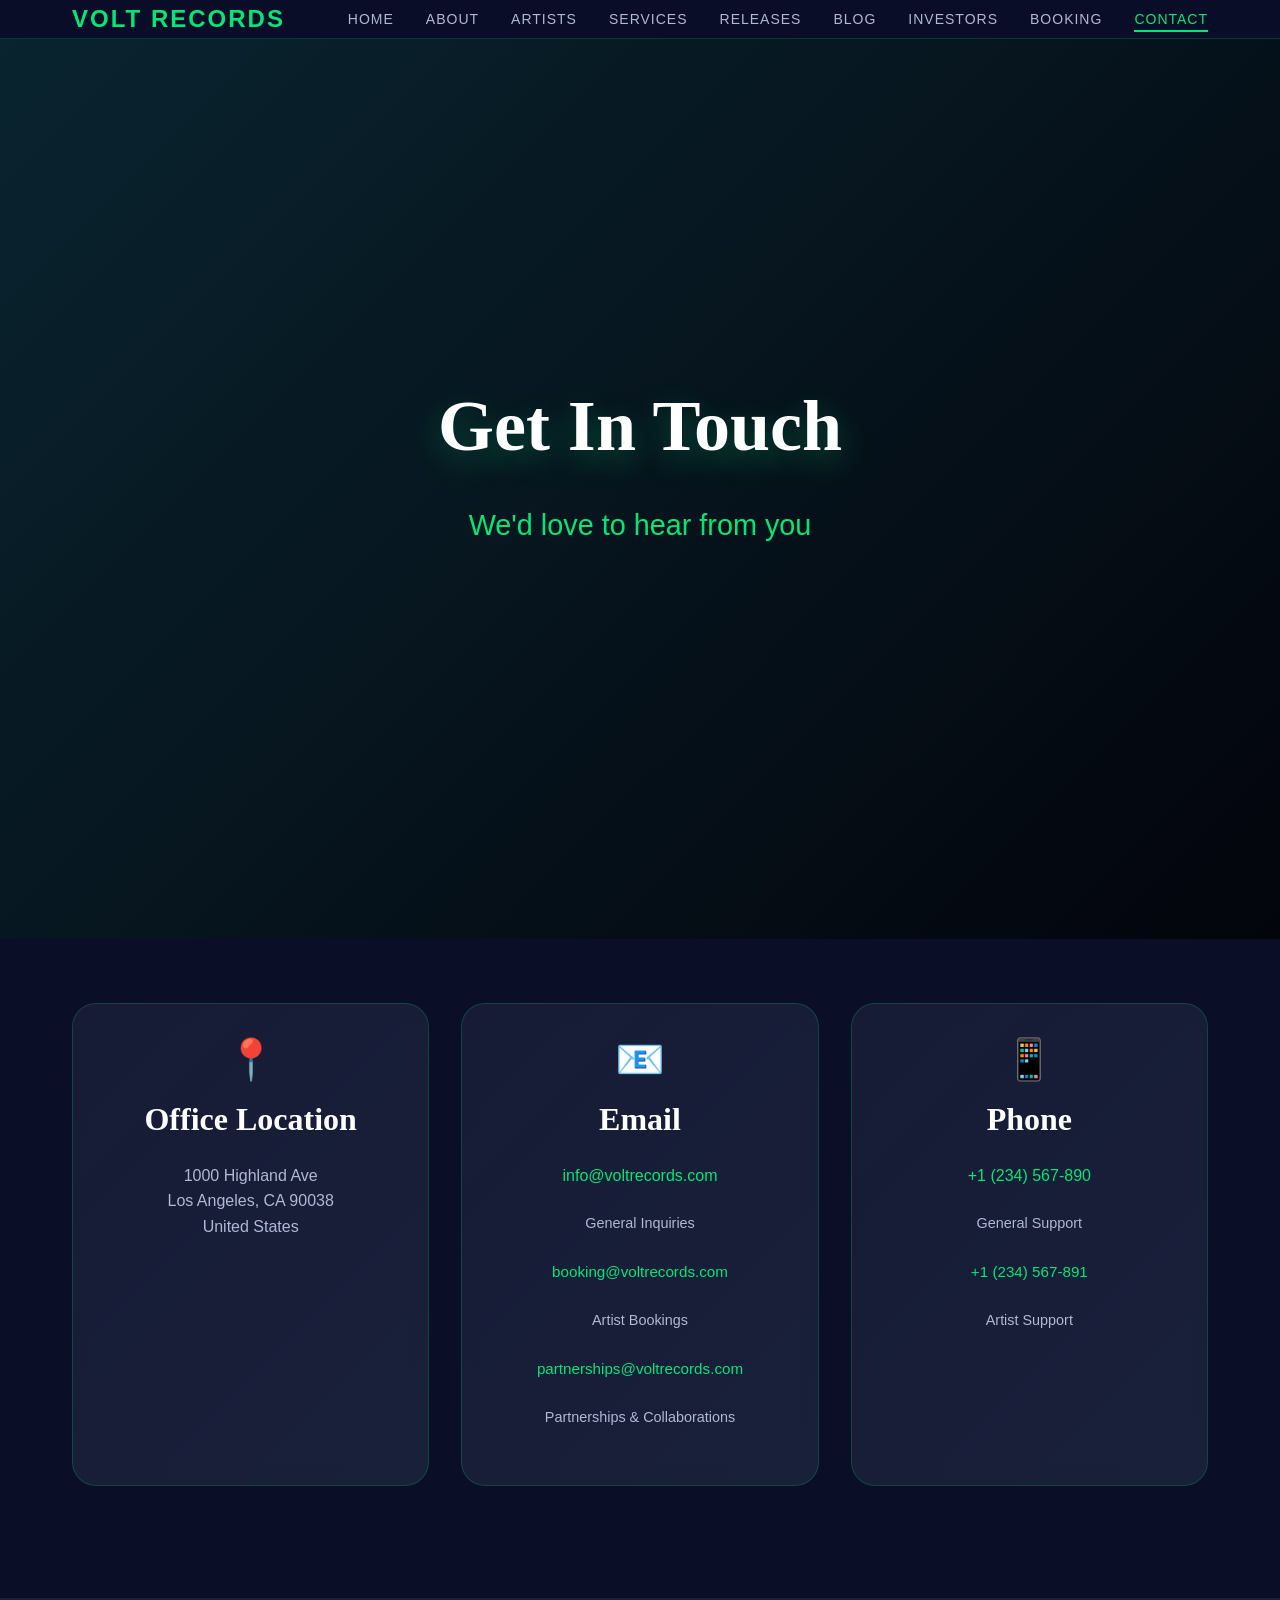
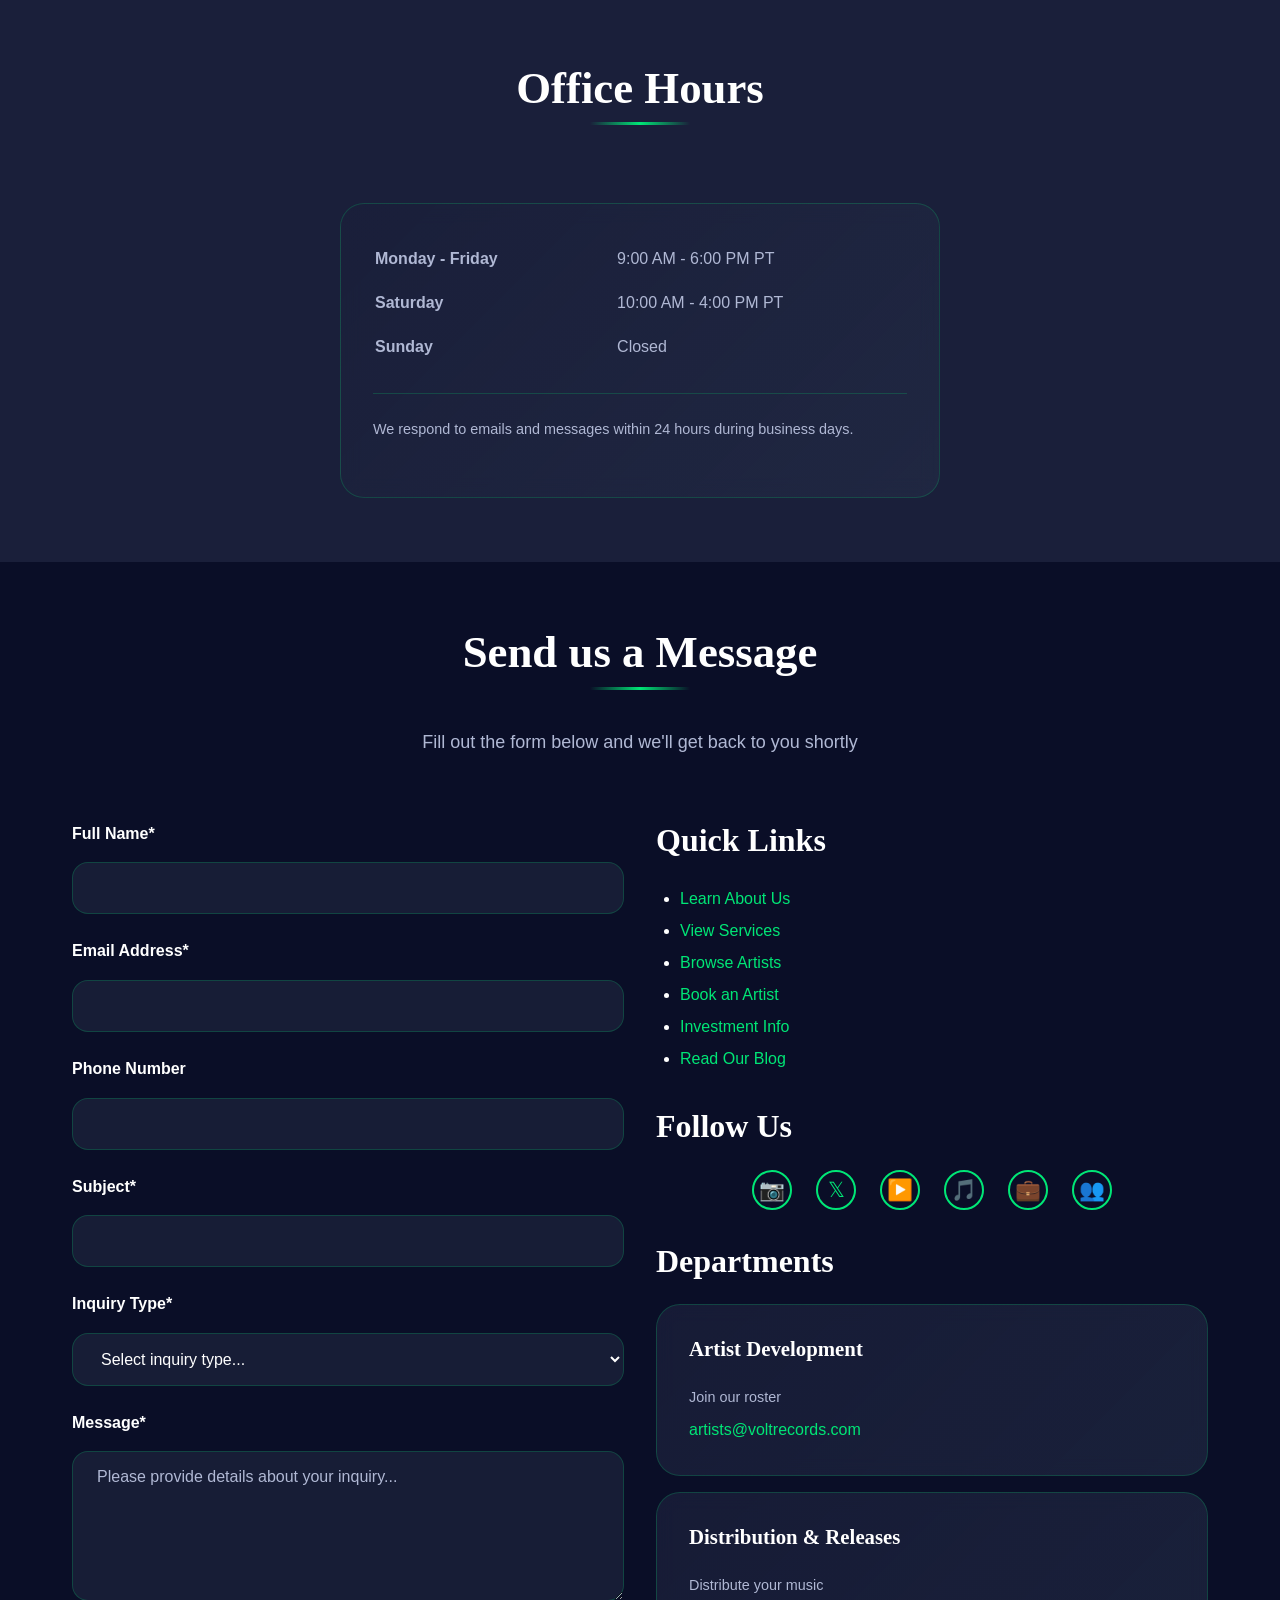
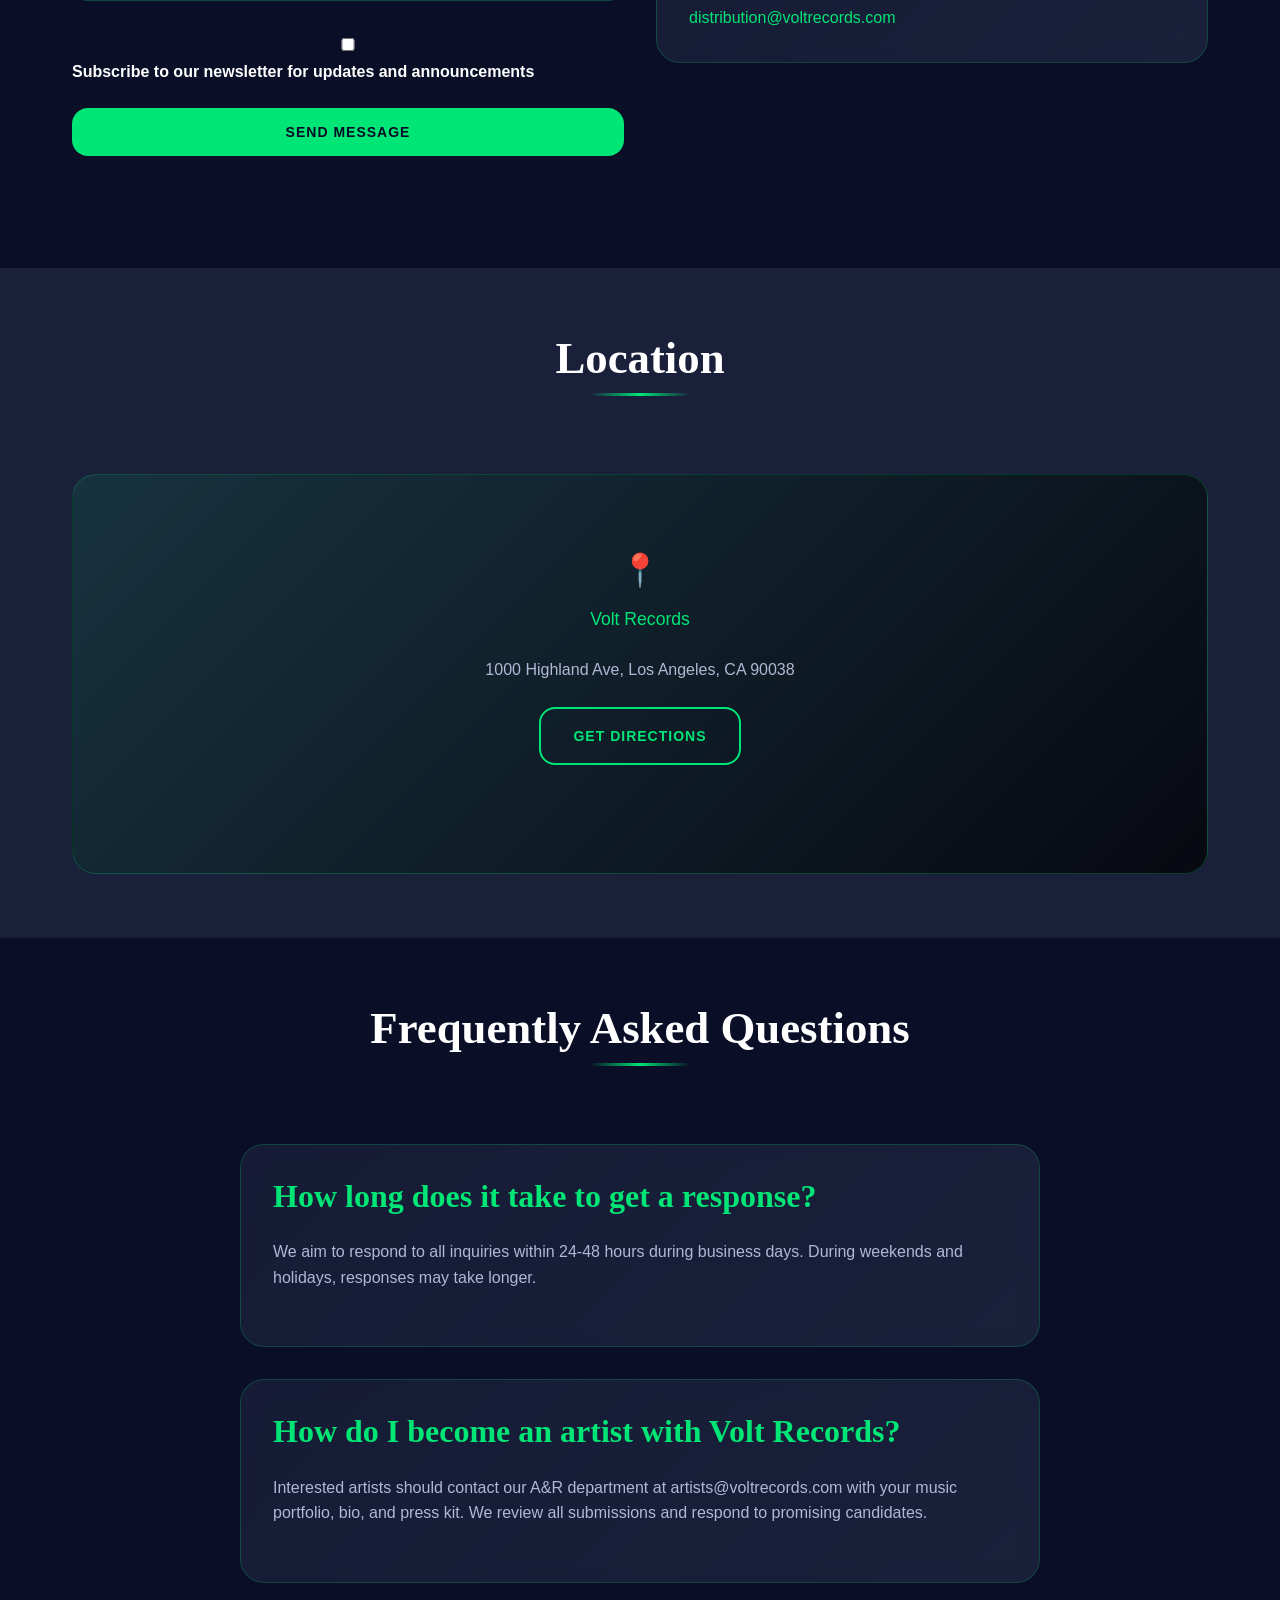
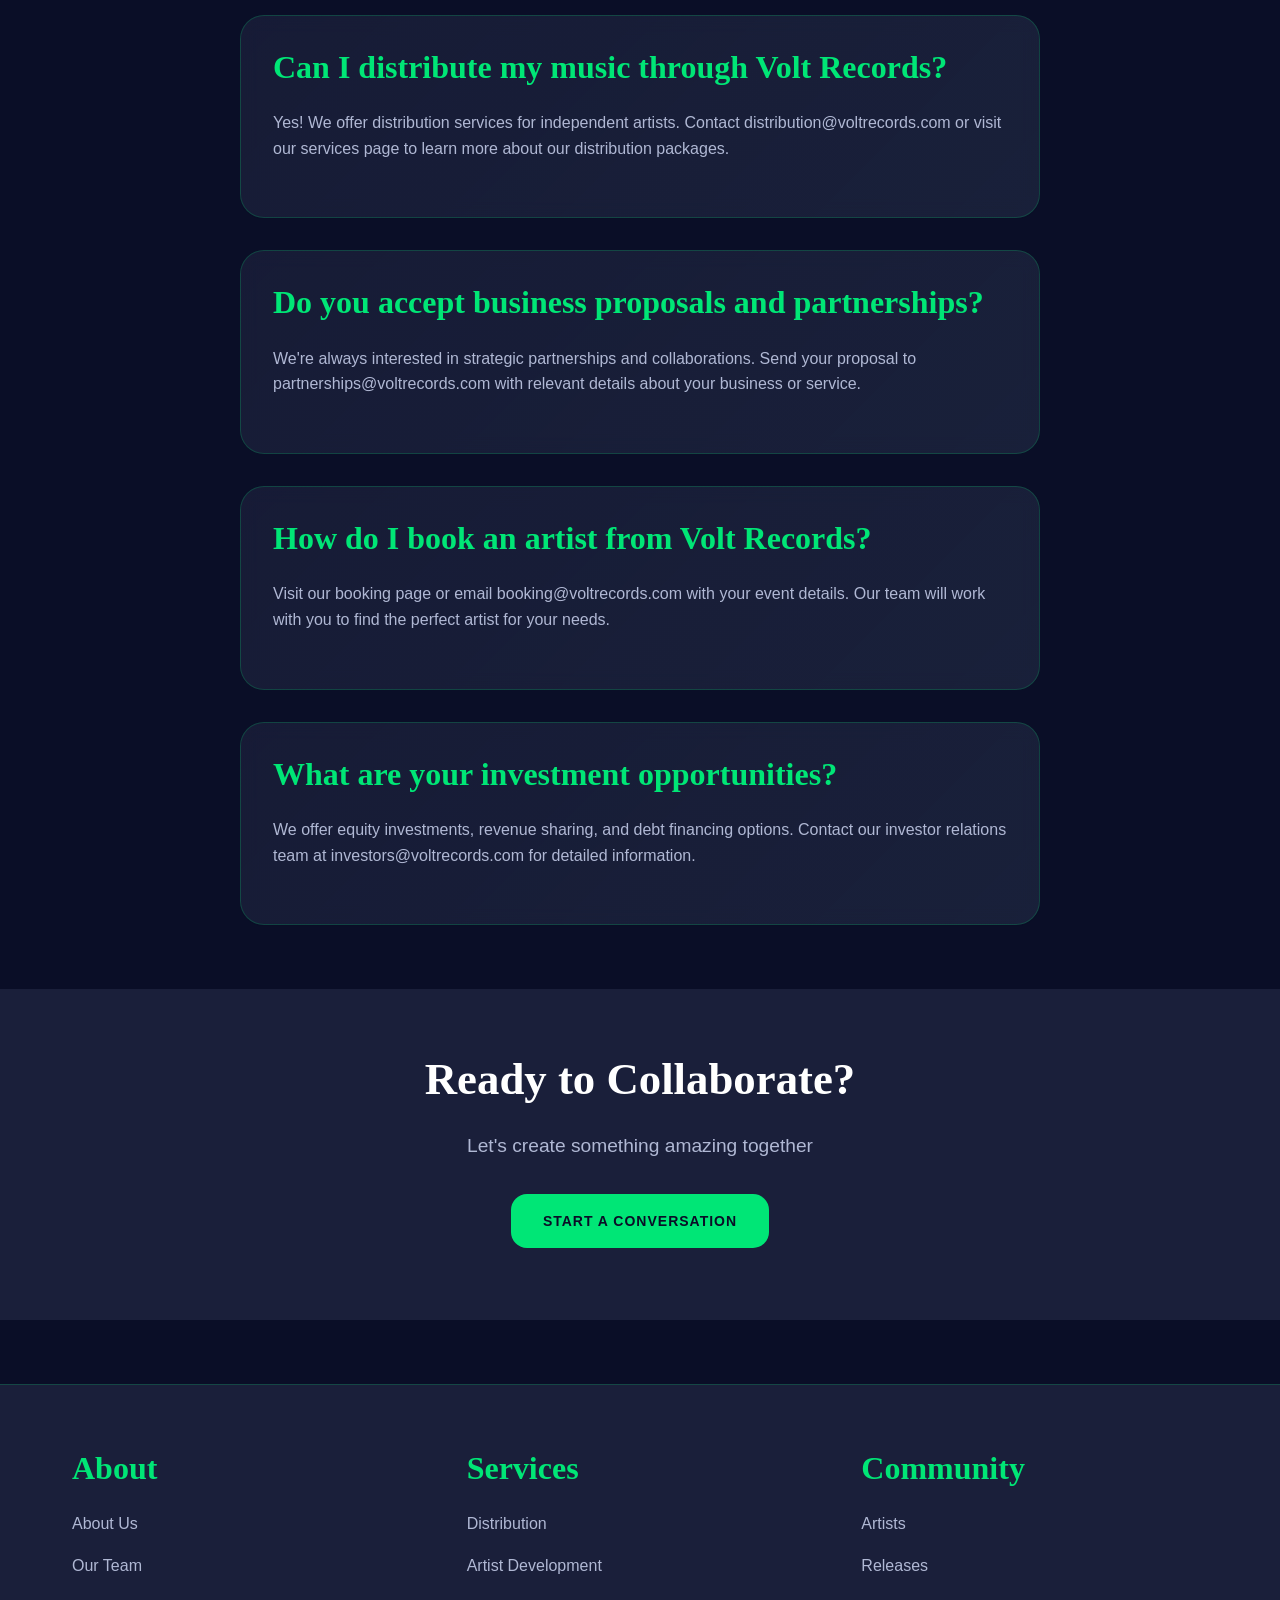
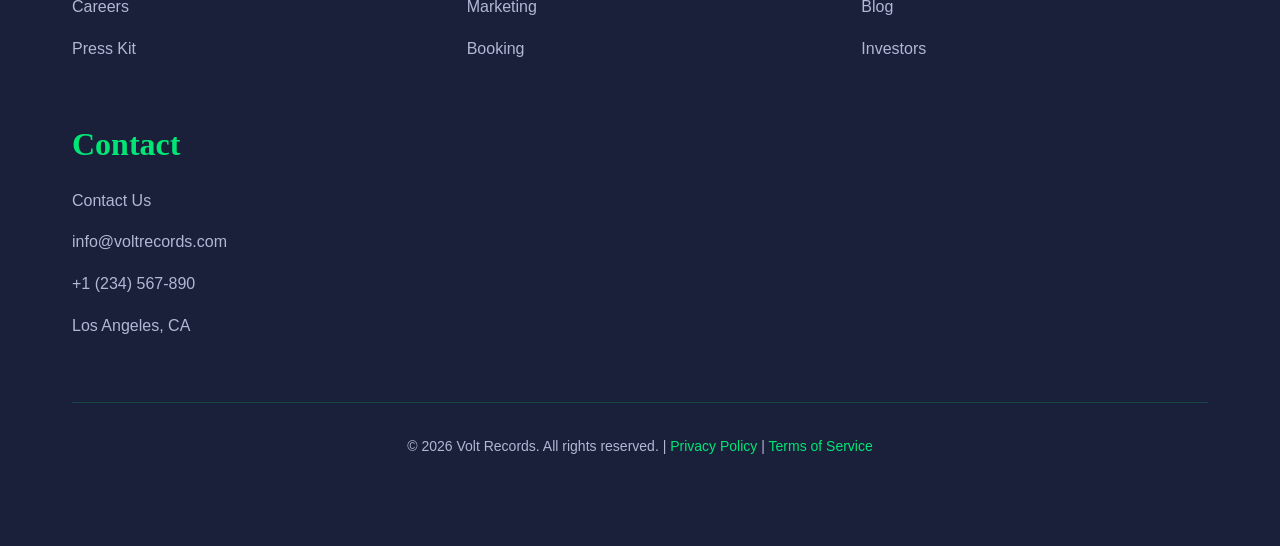
<file: contact.html>
<!DOCTYPE html>
<html lang="en">
<head>
  <meta charset="UTF-8">
  <meta name="viewport" content="width=device-width, initial-scale=1.0">
  <title>Contact - Volt Records</title>
  <meta name="description" content="Get in touch with Volt Records. Contact our team for inquiries.">
  <link rel="stylesheet" href="styles.css">
</head>
<body>

  <!-- Navigation Header -->
  <header>
    <nav class="container">
      <div class="logo">Volt Records</div>
      <ul class="nav-links">
        <li><a href="index.html">Home</a></li>
        <li><a href="about.html">About</a></li>
        <li><a href="artists.html">Artists</a></li>
        <li><a href="services.html">Services</a></li>
        <li><a href="releases.html">Releases</a></li>
        <li><a href="blog.html">Blog</a></li>
        <li><a href="investors.html">Investors</a></li>
        <li><a href="booking.html">Booking</a></li>
        <li><a href="contact.html">Contact</a></li>
      </ul>
      <button class="nav-toggle" aria-label="Toggle navigation">☰</button>
    </nav>
  </header>

  <!-- Hero Section -->
  <section class="hero">
    <div class="hero-bg"></div>
    <div class="container hero-content">
      <h1 class="scroll-animate">Get In Touch</h1>
      <p class="hero-subtitle scroll-animate">We'd love to hear from you</p>
    </div>
  </section>

  <!-- Contact Information -->
  <section>
    <div class="container">
      <div class="grid grid-3">
        <div class="card scroll-animate text-center">
          <h3 style="font-size: 2.5rem; margin-bottom: 1rem;">📍</h3>
          <h3>Office Location</h3>
          <p>1000 Highland Ave<br>Los Angeles, CA 90038<br>United States</p>
        </div>

        <div class="card scroll-animate text-center">
          <h3 style="font-size: 2.5rem; margin-bottom: 1rem;">📧</h3>
          <h3>Email</h3>
          <p><a href="mailto:info@voltrecords.com">info@voltrecords.com</a></p>
          <p style="font-size: 0.9rem; margin-top: 1rem; color: var(--text-secondary);">General Inquiries</p>
          <p style="margin-top: 0.5rem;"><a href="mailto:booking@voltrecords.com" style="font-size: 0.95rem;">booking@voltrecords.com</a></p>
          <p style="font-size: 0.9rem; color: var(--text-secondary);">Artist Bookings</p>
          <p style="margin-top: 0.5rem;"><a href="mailto:partnerships@voltrecords.com" style="font-size: 0.95rem;">partnerships@voltrecords.com</a></p>
          <p style="font-size: 0.9rem; color: var(--text-secondary);">Partnerships & Collaborations</p>
        </div>

        <div class="card scroll-animate text-center">
          <h3 style="font-size: 2.5rem; margin-bottom: 1rem;">📱</h3>
          <h3>Phone</h3>
          <p><a href="tel:+1234567890">+1 (234) 567-890</a></p>
          <p style="font-size: 0.9rem; margin-top: 1rem; color: var(--text-secondary);">General Support</p>
          <p style="margin-top: 1.5rem;"><a href="tel:+1234567891" style="font-size: 0.95rem;">+1 (234) 567-891</a></p>
          <p style="font-size: 0.9rem; color: var(--text-secondary);">Artist Support</p>
        </div>
      </div>
    </div>
  </section>

  <!-- Office Hours -->
  <section class="alt-bg">
    <div class="container">
      <div class="section-title">
        <h2>Office Hours</h2>
      </div>
      <div style="max-width: 600px; margin: 0 auto;">
        <div class="card scroll-animate">
          <table style="width: 100%; color: var(--text-secondary);">
            <tr>
              <td style="padding: 0.5rem 0; padding-right: 1rem;"><strong>Monday - Friday</strong></td>
              <td style="padding: 0.5rem 0;">9:00 AM - 6:00 PM PT</td>
            </tr>
            <tr>
              <td style="padding: 0.5rem 0; padding-right: 1rem;"><strong>Saturday</strong></td>
              <td style="padding: 0.5rem 0;">10:00 AM - 4:00 PM PT</td>
            </tr>
            <tr>
              <td style="padding: 0.5rem 0; padding-right: 1rem;"><strong>Sunday</strong></td>
              <td style="padding: 0.5rem 0;">Closed</td>
            </tr>
          </table>
          <p style="margin-top: 1.5rem; padding-top: 1.5rem; border-top: 1px solid var(--border-color); font-size: 0.9rem;">We respond to emails and messages within 24 hours during business days.</p>
        </div>
      </div>
    </div>
  </section>

  <!-- Contact Form -->
  <section>
    <div class="container">
      <div class="section-title">
        <h2>Send us a Message</h2>
        <p class="section-subtitle">Fill out the form below and we'll get back to you shortly</p>
      </div>

      <div class="grid grid-2 gap-2xl">
        <div class="scroll-animate">
          <form>
            <div class="form-group">
              <label for="name">Full Name*</label>
              <input type="text" id="name" name="name" required>
            </div>

            <div class="form-group">
              <label for="email">Email Address*</label>
              <input type="email" id="email" name="email" required>
            </div>

            <div class="form-group">
              <label for="phone">Phone Number</label>
              <input type="tel" id="phone" name="phone">
            </div>

            <div class="form-group">
              <label for="subject">Subject*</label>
              <input type="text" id="subject" name="subject" required>
            </div>

            <div class="form-group">
              <label for="inquiry-type">Inquiry Type*</label>
              <select id="inquiry-type" name="inquiry-type" required>
                <option value="">Select inquiry type...</option>
                <option value="artist-inquiry">Artist Inquiry</option>
                <option value="booking">Booking Request</option>
                <option value="investment">Investment Opportunity</option>
                <option value="partnership">Partnership Inquiry</option>
                <option value="media">Media/Press</option>
                <option value="support">Technical Support</option>
                <option value="other">Other</option>
              </select>
            </div>

            <div class="form-group">
              <label for="message">Message*</label>
              <textarea id="message" name="message" required placeholder="Please provide details about your inquiry..."></textarea>
            </div>

            <div class="form-group">
              <label for="subscribe">
                <input type="checkbox" id="subscribe" name="subscribe">
                Subscribe to our newsletter for updates and announcements
              </label>
            </div>

            <button type="submit" class="btn btn-primary" style="width: 100%;">Send Message</button>
          </form>
        </div>

        <div class="scroll-animate">
          <h3>Quick Links</h3>
          <ul style="margin-left: 1.5rem; margin-bottom: 2rem; line-height: 2;">
            <li><a href="about.html">Learn About Us</a></li>
            <li><a href="services.html">View Services</a></li>
            <li><a href="artists.html">Browse Artists</a></li>
            <li><a href="booking.html">Book an Artist</a></li>
            <li><a href="investors.html">Investment Info</a></li>
            <li><a href="blog.html">Read Our Blog</a></li>
          </ul>

          <h3>Follow Us</h3>
          <div class="social-links" style="margin-bottom: 2rem;">
            <a href="#" title="Instagram" style="font-size: 1.3rem;">📷</a>
            <a href="#" title="Twitter" style="font-size: 1.3rem;">𝕏</a>
            <a href="#" title="YouTube" style="font-size: 1.3rem;">▶️</a>
            <a href="#" title="TikTok" style="font-size: 1.3rem;">🎵</a>
            <a href="#" title="LinkedIn" style="font-size: 1.3rem;">💼</a>
            <a href="#" title="Facebook" style="font-size: 1.3rem;">👥</a>
          </div>

          <h3>Departments</h3>
          <div style="display: grid; gap: 1rem;">
            <div class="card">
              <h4>Artist Development</h4>
              <p style="font-size: 0.9rem; margin-bottom: 0.5rem;">Join our roster</p>
              <a href="mailto:artists@voltrecords.com">artists@voltrecords.com</a>
            </div>
            <div class="card">
              <h4>Distribution & Releases</h4>
              <p style="font-size: 0.9rem; margin-bottom: 0.5rem;">Distribute your music</p>
              <a href="mailto:distribution@voltrecords.com">distribution@voltrecords.com</a>
            </div>
          </div>
        </div>
      </div>
    </div>
  </section>

  <!-- Map Placeholder -->
  <section class="alt-bg">
    <div class="container">
      <div class="section-title">
        <h2>Location</h2>
      </div>
      <div style="border-radius: var(--radius-lg); overflow: hidden; border: 1px solid var(--border-color); height: 400px; background: linear-gradient(135deg, rgba(0, 230, 118, 0.1) 0%, rgba(0, 0, 0, 0.7) 100%); display: flex; align-items: center; justify-content: center;">
        <div style="text-align: center;">
          <h3 style="font-size: 2rem; margin-bottom: 1rem;">📍</h3>
          <p style="font-size: 1.1rem; color: var(--primary-color);">Volt Records</p>
          <p style="color: var(--text-secondary);">1000 Highland Ave, Los Angeles, CA 90038</p>
          <p style="margin-top: 1rem;"><a href="#" class="btn btn-secondary">Get Directions</a></p>
        </div>
      </div>
    </div>
  </section>

  <!-- FAQ -->
  <section>
    <div class="container">
      <div class="section-title">
        <h2>Frequently Asked Questions</h2>
      </div>
      <div style="max-width: 800px; margin: 0 auto;">
        <div class="card scroll-animate mb-3">
          <h3 style="color: var(--primary-color);">How long does it take to get a response?</h3>
          <p>We aim to respond to all inquiries within 24-48 hours during business days. During weekends and holidays, responses may take longer.</p>
        </div>

        <div class="card scroll-animate mb-3">
          <h3 style="color: var(--primary-color);">How do I become an artist with Volt Records?</h3>
          <p>Interested artists should contact our A&R department at artists@voltrecords.com with your music portfolio, bio, and press kit. We review all submissions and respond to promising candidates.</p>
        </div>

        <div class="card scroll-animate mb-3">
          <h3 style="color: var(--primary-color);">Can I distribute my music through Volt Records?</h3>
          <p>Yes! We offer distribution services for independent artists. Contact distribution@voltrecords.com or visit our services page to learn more about our distribution packages.</p>
        </div>

        <div class="card scroll-animate mb-3">
          <h3 style="color: var(--primary-color);">Do you accept business proposals and partnerships?</h3>
          <p>We're always interested in strategic partnerships and collaborations. Send your proposal to partnerships@voltrecords.com with relevant details about your business or service.</p>
        </div>

        <div class="card scroll-animate mb-3">
          <h3 style="color: var(--primary-color);">How do I book an artist from Volt Records?</h3>
          <p>Visit our booking page or email booking@voltrecords.com with your event details. Our team will work with you to find the perfect artist for your needs.</p>
        </div>

        <div class="card scroll-animate">
          <h3 style="color: var(--primary-color);">What are your investment opportunities?</h3>
          <p>We offer equity investments, revenue sharing, and debt financing options. Contact our investor relations team at investors@voltrecords.com for detailed information.</p>
        </div>
      </div>
    </div>
  </section>

  <!-- CTA -->
  <section class="alt-bg">
    <div class="container text-center">
      <div class="scroll-animate">
        <h2>Ready to Collaborate?</h2>
        <p style="font-size: 1.2rem; margin-bottom: 2rem;">Let's create something amazing together</p>
        <a href="#" class="btn btn-primary">Start a Conversation</a>
      </div>
    </div>
  </section>

  <!-- Footer -->
  <footer>
    <div class="container">
      <div class="footer-content">
        <div class="footer-section">
          <h3>About</h3>
          <ul>
            <li><a href="about.html">About Us</a></li>
            <li><a href="#team">Our Team</a></li>
            <li><a href="#careers">Careers</a></li>
            <li><a href="#press">Press Kit</a></li>
          </ul>
        </div>
        <div class="footer-section">
          <h3>Services</h3>
          <ul>
            <li><a href="services.html">Distribution</a></li>
            <li><a href="services.html">Artist Development</a></li>
            <li><a href="services.html">Marketing</a></li>
            <li><a href="booking.html">Booking</a></li>
          </ul>
        </div>
        <div class="footer-section">
          <h3>Community</h3>
          <ul>
            <li><a href="artists.html">Artists</a></li>
            <li><a href="releases.html">Releases</a></li>
            <li><a href="blog.html">Blog</a></li>
            <li><a href="investors.html">Investors</a></li>
          </ul>
        </div>
        <div class="footer-section">
          <h3>Contact</h3>
          <ul>
            <li><a href="contact.html">Contact Us</a></li>
            <li><a href="mailto:info@voltrecords.com">info@voltrecords.com</a></li>
            <li><a href="tel:+1234567890">+1 (234) 567-890</a></li>
            <li><p style="margin: 0.5rem 0;">Los Angeles, CA</p></li>
          </ul>
        </div>
      </div>
      <div class="footer-bottom">
        <p>&copy; 2026 Volt Records. All rights reserved. | <a href="#">Privacy Policy</a> | <a href="#">Terms of Service</a></p>
      </div>
    </div>
  </footer>

  <script src="script.js"></script>
</body>
</html>
</file>
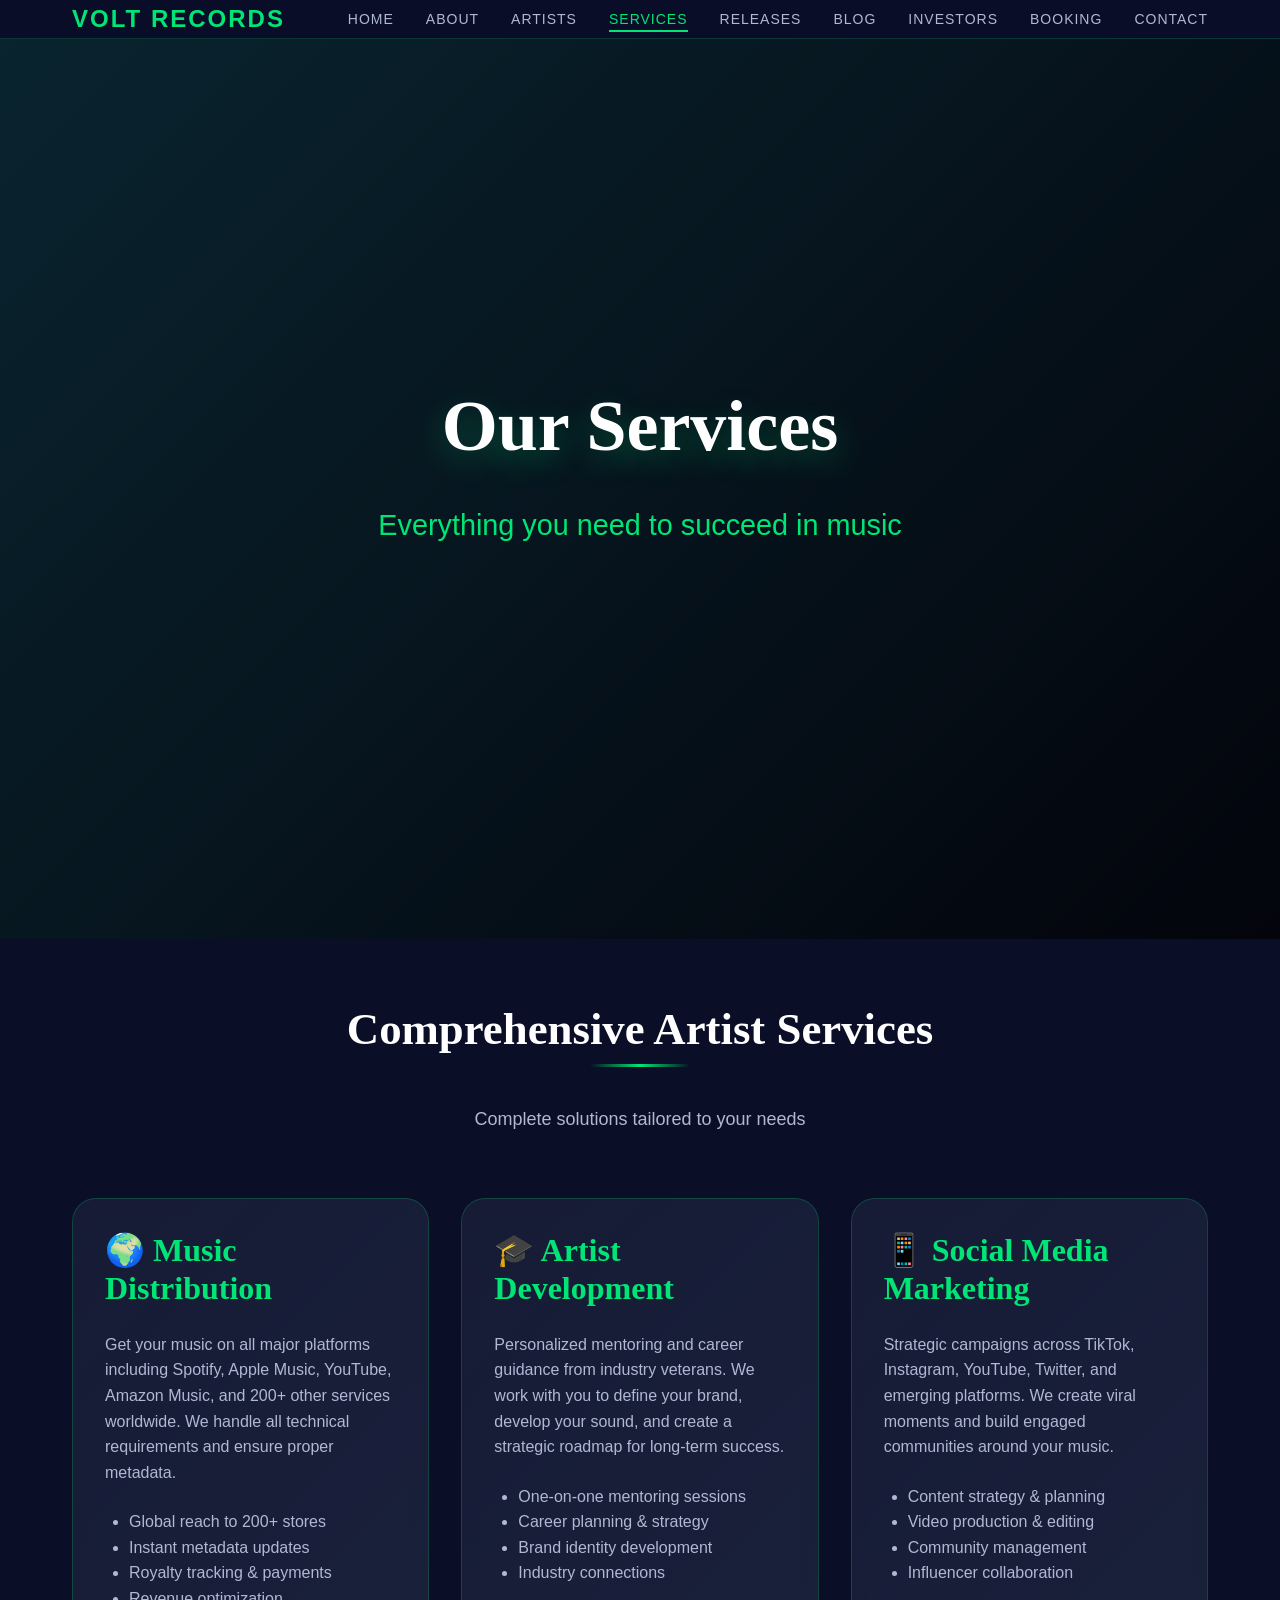
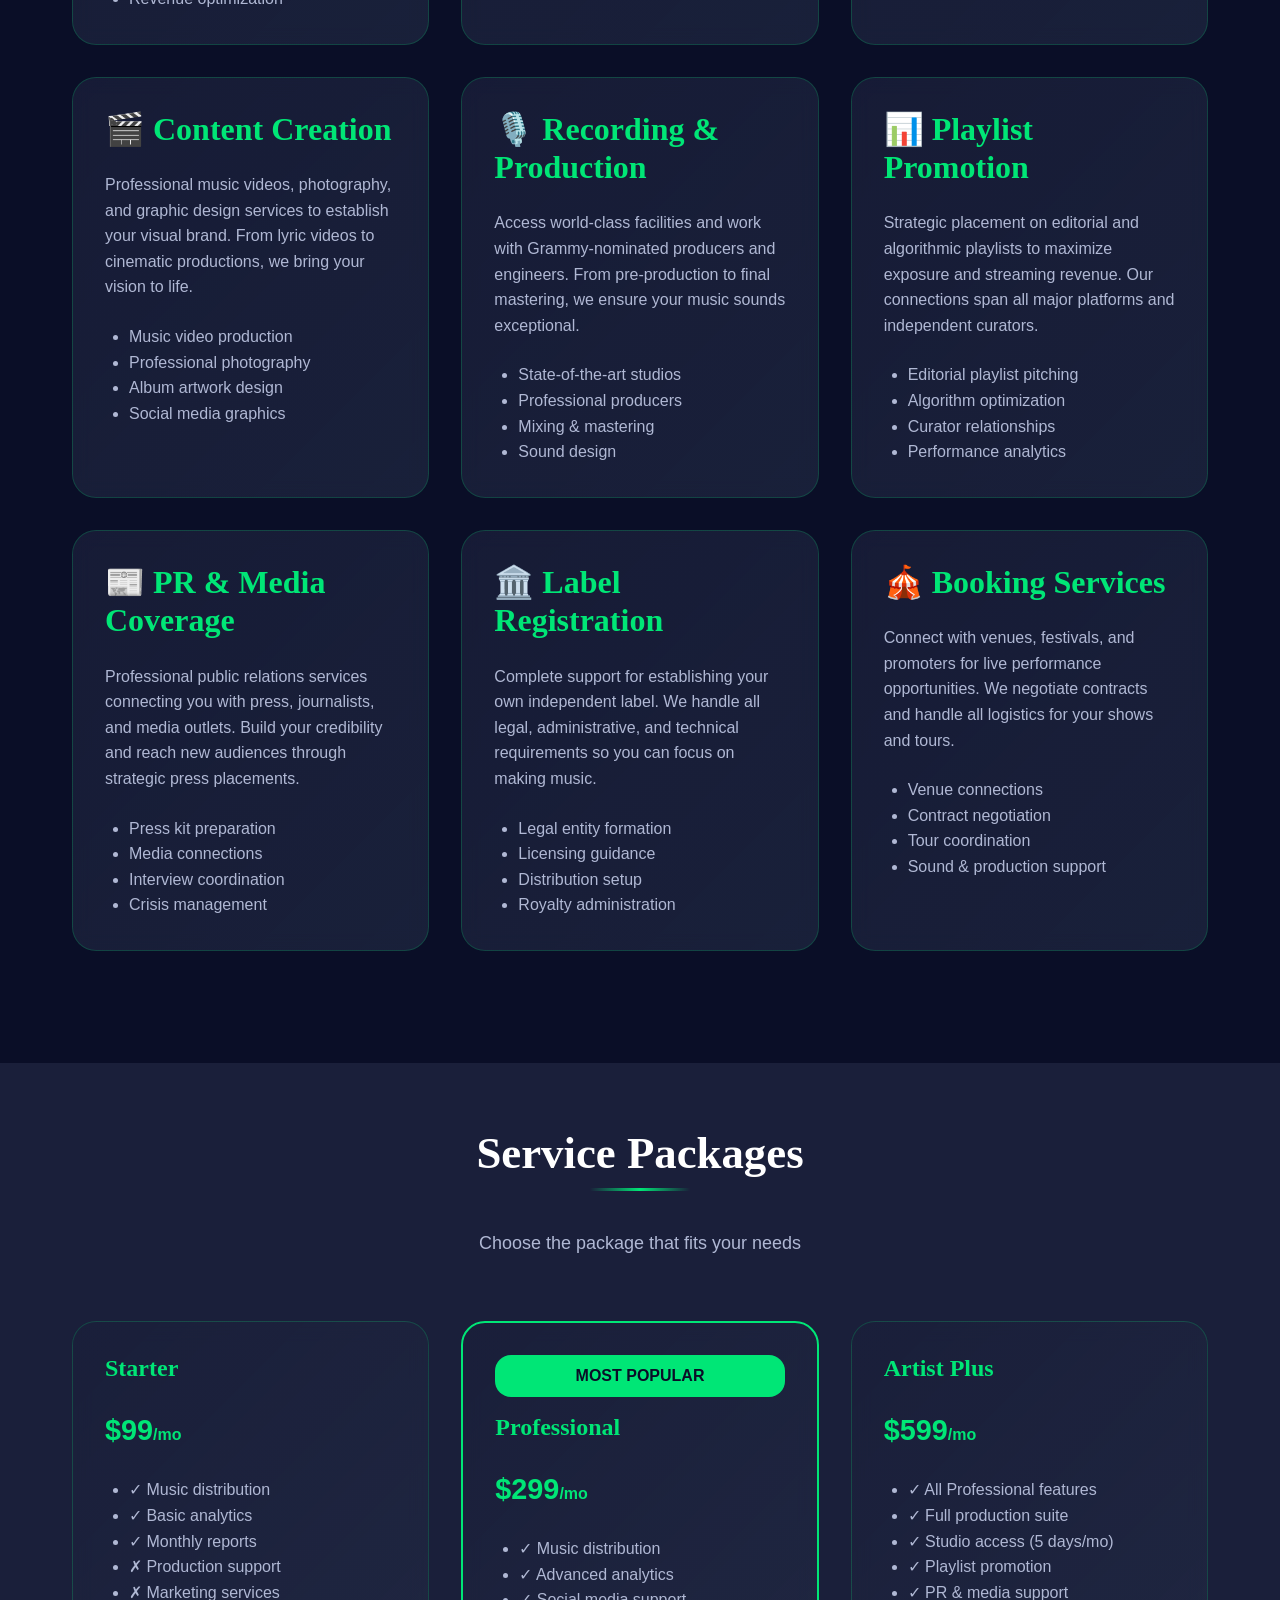
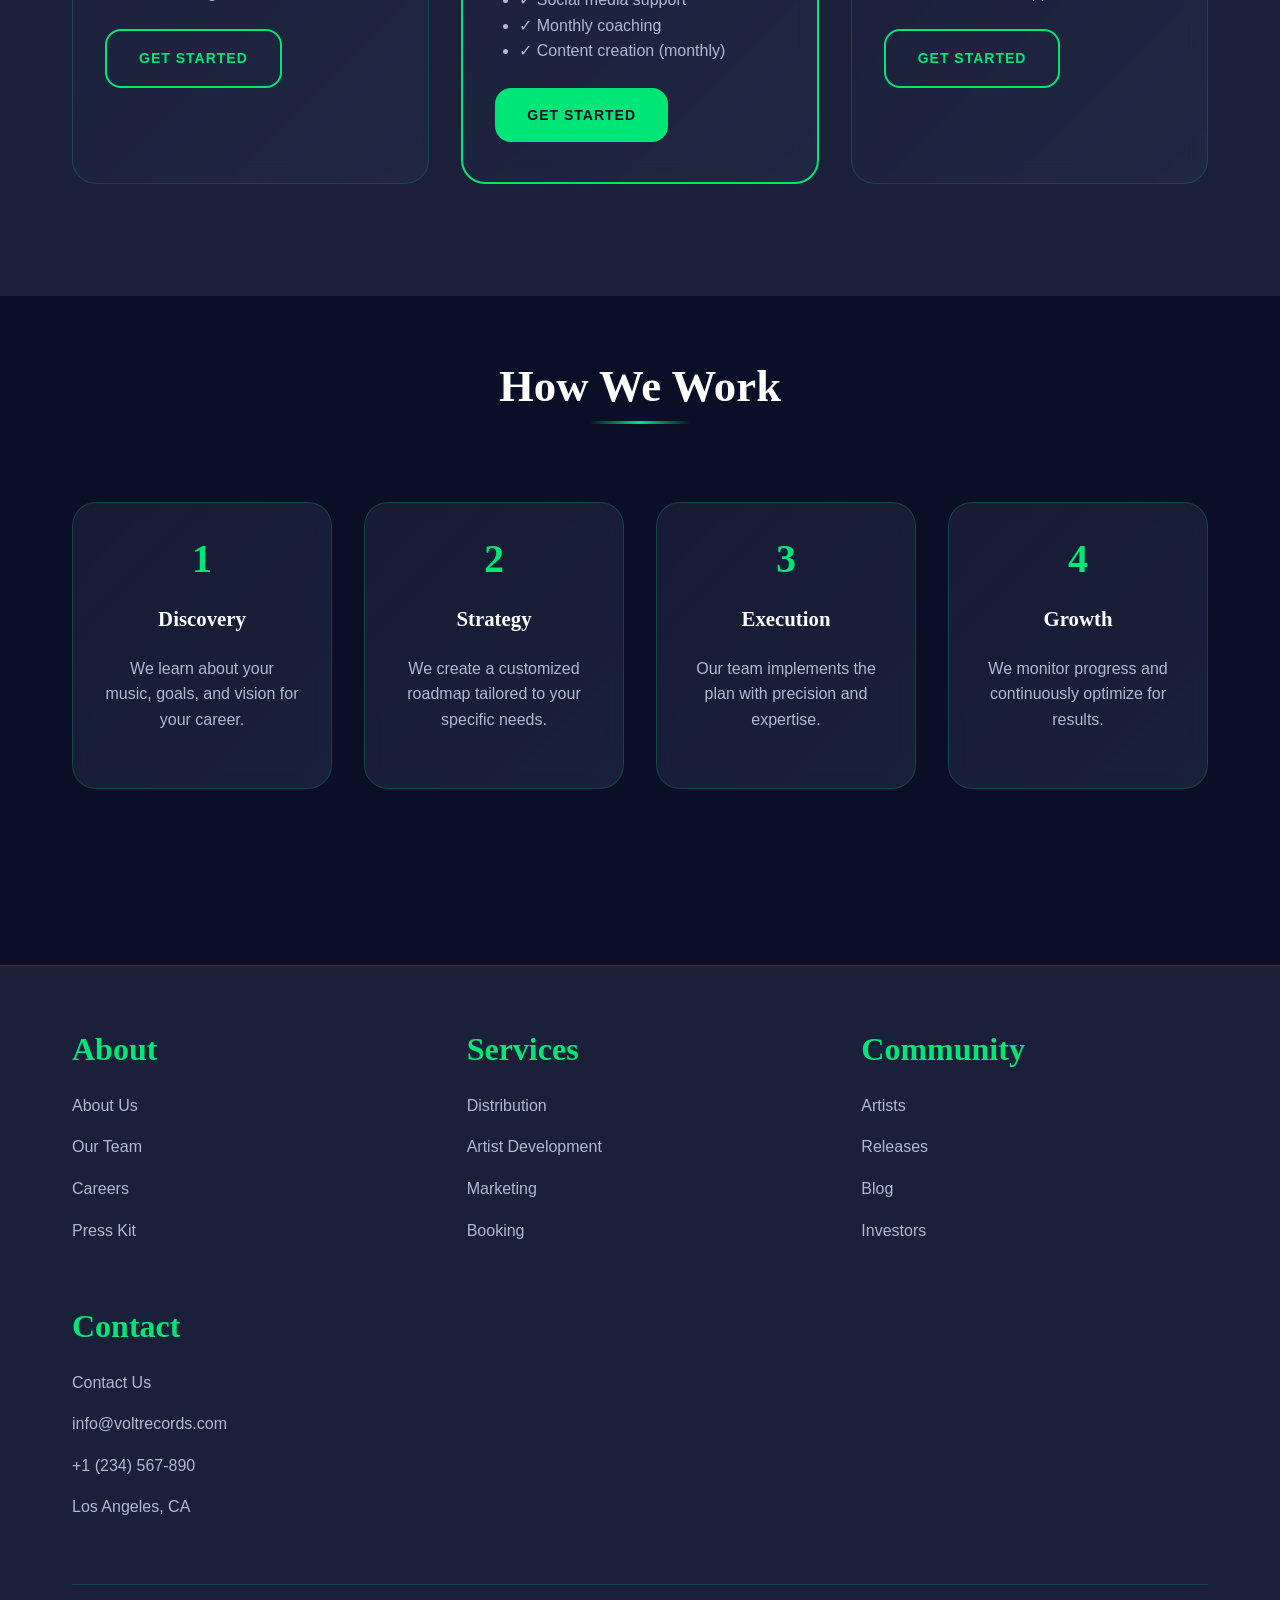
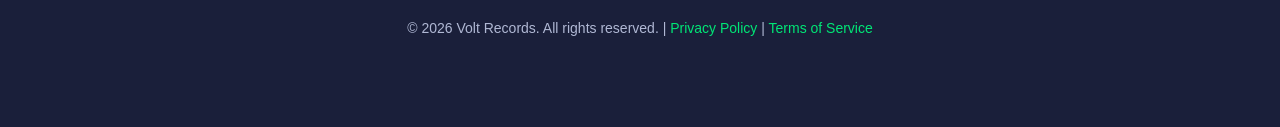
<file: services.html>
<!DOCTYPE html>
<html lang="en">
<head>
  <meta charset="UTF-8">
  <meta name="viewport" content="width=device-width, initial-scale=1.0">
  <title>Services - Volt Records</title>
  <meta name="description" content="Our comprehensive music services for artists.">
  <link rel="stylesheet" href="styles.css">
</head>
<body>

  <!-- Navigation Header -->
  <header>
    <nav class="container">
      <div class="logo">Volt Records</div>
      <ul class="nav-links">
        <li><a href="index.html">Home</a></li>
        <li><a href="about.html">About</a></li>
        <li><a href="artists.html">Artists</a></li>
        <li><a href="services.html">Services</a></li>
        <li><a href="releases.html">Releases</a></li>
        <li><a href="blog.html">Blog</a></li>
        <li><a href="investors.html">Investors</a></li>
        <li><a href="booking.html">Booking</a></li>
        <li><a href="contact.html">Contact</a></li>
      </ul>
      <button class="nav-toggle" aria-label="Toggle navigation">☰</button>
    </nav>
  </header>

  <!-- Hero Section -->
  <section class="hero">
    <div class="hero-bg"></div>
    <div class="container hero-content">
      <h1 class="scroll-animate">Our Services</h1>
      <p class="hero-subtitle scroll-animate">Everything you need to succeed in music</p>
    </div>
  </section>

  <!-- Core Services -->
  <section>
    <div class="container">
      <div class="section-title">
        <h2>Comprehensive Artist Services</h2>
        <p class="section-subtitle">Complete solutions tailored to your needs</p>
      </div>
      <div class="grid grid-2">
        <!-- Music Distribution -->
        <div class="card scroll-animate">
          <h3 style="color: var(--primary-color);">🌍 Music Distribution</h3>
          <p>Get your music on all major platforms including Spotify, Apple Music, YouTube, Amazon Music, and 200+ other services worldwide. We handle all technical requirements and ensure proper metadata.</p>
          <ul style="margin-left: 1.5rem; color: var(--text-secondary);">
            <li>Global reach to 200+ stores</li>
            <li>Instant metadata updates</li>
            <li>Royalty tracking & payments</li>
            <li>Revenue optimization</li>
          </ul>
        </div>

        <!-- Artist Development -->
        <div class="card scroll-animate">
          <h3 style="color: var(--primary-color);">🎓 Artist Development</h3>
          <p>Personalized mentoring and career guidance from industry veterans. We work with you to define your brand, develop your sound, and create a strategic roadmap for long-term success.</p>
          <ul style="margin-left: 1.5rem; color: var(--text-secondary);">
            <li>One-on-one mentoring sessions</li>
            <li>Career planning & strategy</li>
            <li>Brand identity development</li>
            <li>Industry connections</li>
          </ul>
        </div>

        <!-- Social Media Marketing -->
        <div class="card scroll-animate">
          <h3 style="color: var(--primary-color);">📱 Social Media Marketing</h3>
          <p>Strategic campaigns across TikTok, Instagram, YouTube, Twitter, and emerging platforms. We create viral moments and build engaged communities around your music.</p>
          <ul style="margin-left: 1.5rem; color: var(--text-secondary);">
            <li>Content strategy & planning</li>
            <li>Video production & editing</li>
            <li>Community management</li>
            <li>Influencer collaboration</li>
          </ul>
        </div>

        <!-- Content Creation -->
        <div class="card scroll-animate">
          <h3 style="color: var(--primary-color);">🎬 Content Creation</h3>
          <p>Professional music videos, photography, and graphic design services to establish your visual brand. From lyric videos to cinematic productions, we bring your vision to life.</p>
          <ul style="margin-left: 1.5rem; color: var(--text-secondary);">
            <li>Music video production</li>
            <li>Professional photography</li>
            <li>Album artwork design</li>
            <li>Social media graphics</li>
          </ul>
        </div>

        <!-- Recording, Mixing & Mastering -->
        <div class="card scroll-animate">
          <h3 style="color: var(--primary-color);">🎙️ Recording & Production</h3>
          <p>Access world-class facilities and work with Grammy-nominated producers and engineers. From pre-production to final mastering, we ensure your music sounds exceptional.</p>
          <ul style="margin-left: 1.5rem; color: var(--text-secondary);">
            <li>State-of-the-art studios</li>
            <li>Professional producers</li>
            <li>Mixing & mastering</li>
            <li>Sound design</li>
          </ul>
        </div>

        <!-- Playlist Promotion -->
        <div class="card scroll-animate">
          <h3 style="color: var(--primary-color);">📊 Playlist Promotion</h3>
          <p>Strategic placement on editorial and algorithmic playlists to maximize exposure and streaming revenue. Our connections span all major platforms and independent curators.</p>
          <ul style="margin-left: 1.5rem; color: var(--text-secondary);">
            <li>Editorial playlist pitching</li>
            <li>Algorithm optimization</li>
            <li>Curator relationships</li>
            <li>Performance analytics</li>
          </ul>
        </div>

        <!-- PR & Media Coverage -->
        <div class="card scroll-animate">
          <h3 style="color: var(--primary-color);">📰 PR & Media Coverage</h3>
          <p>Professional public relations services connecting you with press, journalists, and media outlets. Build your credibility and reach new audiences through strategic press placements.</p>
          <ul style="margin-left: 1.5rem; color: var(--text-secondary);">
            <li>Press kit preparation</li>
            <li>Media connections</li>
            <li>Interview coordination</li>
            <li>Crisis management</li>
          </ul>
        </div>

        <!-- Independent Label Registration -->
        <div class="card scroll-animate">
          <h3 style="color: var(--primary-color);">🏛️ Label Registration</h3>
          <p>Complete support for establishing your own independent label. We handle all legal, administrative, and technical requirements so you can focus on making music.</p>
          <ul style="margin-left: 1.5rem; color: var(--text-secondary);">
            <li>Legal entity formation</li>
            <li>Licensing guidance</li>
            <li>Distribution setup</li>
            <li>Royalty administration</li>
          </ul>
        </div>

        <!-- Booking & Live Events -->
        <div class="card scroll-animate">
          <h3 style="color: var(--primary-color);">🎪 Booking Services</h3>
          <p>Connect with venues, festivals, and promoters for live performance opportunities. We negotiate contracts and handle all logistics for your shows and tours.</p>
          <ul style="margin-left: 1.5rem; color: var(--text-secondary);">
            <li>Venue connections</li>
            <li>Contract negotiation</li>
            <li>Tour coordination</li>
            <li>Sound & production support</li>
          </ul>
        </div>
      </div>
    </div>
  </section>

  <!-- Service Packages -->
  <section class="alt-bg">
    <div class="container">
      <div class="section-title">
        <h2>Service Packages</h2>
        <p class="section-subtitle">Choose the package that fits your needs</p>
      </div>
      <div class="grid grid-3">
        <div class="card scroll-animate">
          <h3 style="color: var(--primary-color); font-size: 1.5rem;">Starter</h3>
          <p style="color: var(--primary-color); font-size: 1.8rem; font-weight: bold;">$99<span style="font-size: 1rem;">/mo</span></p>
          <ul style="margin: 1.5rem 0; margin-left: 1.5rem; color: var(--text-secondary);">
            <li>✓ Music distribution</li>
            <li>✓ Basic analytics</li>
            <li>✓ Monthly reports</li>
            <li>✗ Production support</li>
            <li>✗ Marketing services</li>
          </ul>
          <a href="contact.html" class="btn btn-secondary">Get Started</a>
        </div>

        <div class="card scroll-animate" style="border: 2px solid var(--primary-color);">
          <div style="background-color: var(--primary-color); color: var(--dark-bg); padding: 0.5rem; border-radius: var(--radius-md); text-align: center; margin-bottom: 1rem; font-weight: bold;">MOST POPULAR</div>
          <h3 style="color: var(--primary-color); font-size: 1.5rem;">Professional</h3>
          <p style="color: var(--primary-color); font-size: 1.8rem; font-weight: bold;">$299<span style="font-size: 1rem;">/mo</span></p>
          <ul style="margin: 1.5rem 0; margin-left: 1.5rem; color: var(--text-secondary);">
            <li>✓ Music distribution</li>
            <li>✓ Advanced analytics</li>
            <li>✓ Social media support</li>
            <li>✓ Monthly coaching</li>
            <li>✓ Content creation (monthly)</li>
          </ul>
          <a href="contact.html" class="btn btn-primary">Get Started</a>
        </div>

        <div class="card scroll-animate">
          <h3 style="color: var(--primary-color); font-size: 1.5rem;">Artist Plus</h3>
          <p style="color: var(--primary-color); font-size: 1.8rem; font-weight: bold;">$599<span style="font-size: 1rem;">/mo</span></p>
          <ul style="margin: 1.5rem 0; margin-left: 1.5rem; color: var(--text-secondary);">
            <li>✓ All Professional features</li>
            <li>✓ Full production suite</li>
            <li>✓ Studio access (5 days/mo)</li>
            <li>✓ Playlist promotion</li>
            <li>✓ PR & media support</li>
          </ul>
          <a href="contact.html" class="btn btn-secondary">Get Started</a>
        </div>
      </div>
    </div>
  </section>

  <!-- Process -->
  <section>
    <div class="container">
      <div class="section-title">
        <h2>How We Work</h2>
      </div>
      <div class="grid grid-4">
        <div class="card scroll-animate">
          <h3 style="font-size: 2.5rem; color: var(--primary-color); text-align: center;">1</h3>
          <h4 style="text-align: center;">Discovery</h4>
          <p style="text-align: center; color: var(--text-secondary);">We learn about your music, goals, and vision for your career.</p>
        </div>
        <div class="card scroll-animate">
          <h3 style="font-size: 2.5rem; color: var(--primary-color); text-align: center;">2</h3>
          <h4 style="text-align: center;">Strategy</h4>
          <p style="text-align: center; color: var(--text-secondary);">We create a customized roadmap tailored to your specific needs.</p>
        </div>
        <div class="card scroll-animate">
          <h3 style="font-size: 2.5rem; color: var(--primary-color); text-align: center;">3</h3>
          <h4 style="text-align: center;">Execution</h4>
          <p style="text-align: center; color: var(--text-secondary);">Our team implements the plan with precision and expertise.</p>
        </div>
        <div class="card scroll-animate">
          <h3 style="font-size: 2.5rem; color: var(--primary-color); text-align: center;">4</h3>
          <h4 style="text-align: center;">Growth</h4>
          <p style="text-align: center; color: var(--text-secondary);">We monitor progress and continuously optimize for results.</p>
        </div>
      </div>
    </div>
  </section>

  <!-- Footer -->
  <footer>
    <div class="container">
      <div class="footer-content">
        <div class="footer-section">
          <h3>About</h3>
          <ul>
            <li><a href="about.html">About Us</a></li>
            <li><a href="#team">Our Team</a></li>
            <li><a href="#careers">Careers</a></li>
            <li><a href="#press">Press Kit</a></li>
          </ul>
        </div>
        <div class="footer-section">
          <h3>Services</h3>
          <ul>
            <li><a href="services.html">Distribution</a></li>
            <li><a href="services.html">Artist Development</a></li>
            <li><a href="services.html">Marketing</a></li>
            <li><a href="booking.html">Booking</a></li>
          </ul>
        </div>
        <div class="footer-section">
          <h3>Community</h3>
          <ul>
            <li><a href="artists.html">Artists</a></li>
            <li><a href="releases.html">Releases</a></li>
            <li><a href="blog.html">Blog</a></li>
            <li><a href="investors.html">Investors</a></li>
          </ul>
        </div>
        <div class="footer-section">
          <h3>Contact</h3>
          <ul>
            <li><a href="contact.html">Contact Us</a></li>
            <li><a href="mailto:info@voltrecords.com">info@voltrecords.com</a></li>
            <li><a href="tel:+1234567890">+1 (234) 567-890</a></li>
            <li><p style="margin: 0.5rem 0;">Los Angeles, CA</p></li>
          </ul>
        </div>
      </div>
      <div class="footer-bottom">
        <p>&copy; 2026 Volt Records. All rights reserved. | <a href="#">Privacy Policy</a> | <a href="#">Terms of Service</a></p>
      </div>
    </div>
  </footer>

  <script src="script.js"></script>
</body>
</html>
</file>
<file: styles.css>
/* ============================================
   MUSIC LABEL WEBSITE - MAIN STYLESHEET
   ============================================ */

/* CSS Variables */
:root {
  /* Colors */
  --primary-color: #00E676;
  --dark-bg: #0a0e27;
  --dark-secondary: #1a1f3a;
  --dark-tertiary: #242d47;
  --text-primary: #ffffff;
  --text-secondary: #b0b8d4;
  --accent-light: #00ff88;
  --border-color: rgba(0, 230, 118, 0.2);
  
  /* Typography */
  --font-primary: 'Segoe UI', Tahoma, Geneva, Verdana, sans-serif;
  --font-secondary: 'Georgia', serif;
  --font-size-base: 16px;
  --font-size-small: 14px;
  --font-size-large: 18px;
  
  /* Spacing */
  --spacing-xs: 0.5rem;
  --spacing-sm: 1rem;
  --spacing-md: 1.5rem;
  --spacing-lg: 2rem;
  --spacing-xl: 3rem;
  --spacing-2xl: 4rem;
  
  /* Transitions */
  --transition: all 0.3s ease;
  --transition-slow: all 0.5s ease;
  
  /* Border Radius */
  --radius-sm: 0.5rem;
  --radius-md: 1rem;
  --radius-lg: 1.5rem;
}

/* Reset & Base Styles */
* {
  margin: 0;
  padding: 0;
  box-sizing: border-box;
}

html {
  scroll-behavior: smooth;
}

body {
  font-family: var(--font-primary);
  background-color: var(--dark-bg);
  color: var(--text-primary);
  line-height: 1.6;
  overflow-x: hidden;
}

/* Typography */
h1, h2, h3, h4, h5, h6 {
  font-family: var(--font-secondary);
  line-height: 1.2;
  margin-bottom: var(--spacing-md);
}

h1 {
  font-size: clamp(2rem, 5vw, 3.5rem);
  font-weight: 700;
}

h2 {
  font-size: clamp(1.8rem, 4vw, 2.8rem);
  font-weight: 700;
}

h3 {
  font-size: clamp(1.4rem, 3vw, 2rem);
  font-weight: 600;
}

h4 {
  font-size: 1.3rem;
  font-weight: 600;
}

h5 {
  font-size: 1.1rem;
  font-weight: 600;
}

h6 {
  font-size: 1rem;
  font-weight: 600;
}

p {
  margin-bottom: var(--spacing-md);
  color: var(--text-secondary);
}

a {
  color: var(--primary-color);
  text-decoration: none;
  transition: var(--transition);
}

a:hover {
  color: var(--accent-light);
}

button, input, textarea, select {
  font-family: var(--font-primary);
  font-size: var(--font-size-base);
}

/* Container */
.container {
  max-width: 1200px;
  margin: 0 auto;
  padding: 0 var(--spacing-lg);
}

@media (max-width: 768px) {
  .container {
    padding: 0 var(--spacing-md);
  }
}

/* Header & Navigation */
header {
  background-color: rgba(10, 14, 39, 0.95);
  backdrop-filter: blur(10px);
  border-bottom: 1px solid var(--border-color);
  position: sticky;
  top: 0;
  z-index: 1000;
  transition: var(--transition);
}

header.scrolled {
  background-color: rgba(10, 14, 39, 0.98);
  box-shadow: 0 4px 20px rgba(0, 230, 118, 0.1);
}

nav {
  display: flex;
  justify-content: space-between;
  align-items: center;
  padding: var(--spacing-md) 0;
}

.logo {
  font-size: 1.5rem;
  font-weight: 700;
  color: var(--primary-color);
  text-transform: uppercase;
  letter-spacing: 2px;
  transition: var(--transition);
}

.logo:hover {
  text-shadow: 0 0 20px var(--primary-color);
}

.nav-links {
  display: flex;
  list-style: none;
  gap: var(--spacing-lg);
  align-items: center;
}

.nav-links a {
  color: var(--text-secondary);
  font-size: var(--font-size-small);
  text-transform: uppercase;
  letter-spacing: 1px;
  position: relative;
  transition: var(--transition);
}

.nav-links a:hover,
.nav-links a.active {
  color: var(--primary-color);
}

.nav-links a:after {
  content: '';
  position: absolute;
  width: 0;
  height: 2px;
  bottom: -5px;
  left: 0;
  background-color: var(--primary-color);
  transition: width 0.3s ease;
}

.nav-links a:hover:after,
.nav-links a.active:after {
  width: 100%;
}

.nav-toggle {
  display: none;
  background: none;
  border: none;
  color: var(--primary-color);
  font-size: 1.5rem;
  cursor: pointer;
  transition: var(--transition);
}

.nav-toggle:hover {
  transform: scale(1.1);
}

/* Mobile Navigation */
@media (max-width: 768px) {
  .nav-links {
    position: absolute;
    top: 100%;
    left: 0;
    right: 0;
    flex-direction: column;
    background-color: var(--dark-secondary);
    padding: var(--spacing-lg);
    gap: var(--spacing-md);
    display: none;
    border-bottom: 1px solid var(--border-color);
  }

  .nav-links.active {
    display: flex;
  }

  .nav-toggle {
    display: block;
  }

  .nav-links a:after {
    display: none;
  }
}

/* Hero Section */
.hero {
  min-height: 100vh;
  display: flex;
  align-items: center;
  justify-content: center;
  text-align: center;
  position: relative;
  overflow: hidden;
  padding: var(--spacing-2xl) 0;
}

.hero-bg {
  position: absolute;
  top: 0;
  left: 0;
  width: 100%;
  height: 100%;
  background: linear-gradient(135deg, rgba(0, 230, 118, 0.1) 0%, rgba(0, 0, 0, 0.7) 100%);
  z-index: 0;
}

.hero-content {
  position: relative;
  z-index: 1;
  max-width: 900px;
  margin: 0 auto;
  animation: fadeInUp 1s ease;
}

.hero h1 {
  font-size: clamp(2.5rem, 8vw, 4.5rem);
  margin-bottom: var(--spacing-lg);
  text-shadow: 0 10px 30px rgba(0, 230, 118, 0.3);
}

.hero-subtitle {
  font-size: clamp(1.2rem, 3vw, 1.8rem);
  color: var(--primary-color);
  margin-bottom: var(--spacing-xl);
  font-weight: 300;
}

/* Buttons */
.btn {
  display: inline-block;
  padding: var(--spacing-sm) var(--spacing-lg);
  border-radius: var(--radius-md);
  font-weight: 600;
  text-transform: uppercase;
  letter-spacing: 1px;
  border: none;
  cursor: pointer;
  transition: var(--transition);
  font-size: var(--font-size-small);
  position: relative;
  overflow: hidden;
}

.btn:before {
  content: '';
  position: absolute;
  top: 0;
  left: -100%;
  width: 100%;
  height: 100%;
  background-color: var(--primary-color);
  transition: left 0.3s ease;
  z-index: -1;
}

.btn-primary {
  background-color: var(--primary-color);
  color: var(--dark-bg);
}

.btn-primary:hover {
  color: var(--dark-bg);
  transform: translateY(-2px);
  box-shadow: 0 10px 30px rgba(0, 230, 118, 0.4);
}

.btn-secondary {
  background-color: transparent;
  color: var(--primary-color);
  border: 2px solid var(--primary-color);
}

.btn-secondary:hover {
  background-color: var(--primary-color);
  color: var(--dark-bg);
  transform: translateY(-2px);
}

.btn:disabled {
  opacity: 0.5;
  cursor: not-allowed;
  transform: none;
}

/* Sections */
section {
  padding: var(--spacing-2xl) 0;
}

section.alt-bg {
  background-color: var(--dark-secondary);
}

.section-title {
  text-align: center;
  margin-bottom: var(--spacing-2xl);
  position: relative;
}

.section-title h2 {
  display: inline-block;
  position: relative;
}

.section-title h2:after {
  content: '';
  position: absolute;
  bottom: -10px;
  left: 50%;
  transform: translateX(-50%);
  width: 100px;
  height: 3px;
  background: linear-gradient(90deg, transparent, var(--primary-color), transparent);
}

.section-subtitle {
  text-align: center;
  color: var(--text-secondary);
  font-size: var(--font-size-large);
  margin-top: var(--spacing-md);
}

/* Grid Layouts */
.grid {
  display: grid;
  gap: var(--spacing-lg);
  margin-bottom: var(--spacing-xl);
}

.grid-2 {
  grid-template-columns: repeat(auto-fit, minmax(300px, 1fr));
}

.grid-3 {
  grid-template-columns: repeat(auto-fit, minmax(250px, 1fr));
}

.grid-4 {
  grid-template-columns: repeat(auto-fit, minmax(200px, 1fr));
}

@media (max-width: 768px) {
  .grid-3,
  .grid-4 {
    grid-template-columns: 1fr;
  }

  .grid-2 {
    grid-template-columns: 1fr;
  }
}

/* Cards */
.card {
  background: linear-gradient(135deg, rgba(26, 31, 58, 0.8) 0%, rgba(36, 45, 71, 0.6) 100%);
  backdrop-filter: blur(10px);
  border: 1px solid var(--border-color);
  border-radius: var(--radius-lg);
  padding: var(--spacing-lg);
  transition: var(--transition);
  position: relative;
  overflow: hidden;
}

.card:before {
  content: '';
  position: absolute;
  top: 0;
  left: 0;
  width: 100%;
  height: 100%;
  background: linear-gradient(135deg, rgba(0, 230, 118, 0.1) 0%, transparent 100%);
  opacity: 0;
  transition: opacity 0.3s ease;
  z-index: 0;
}

.card:hover {
  border-color: var(--primary-color);
  transform: translateY(-5px);
  box-shadow: 0 20px 40px rgba(0, 230, 118, 0.2);
}

.card:hover:before {
  opacity: 1;
}

.card > * {
  position: relative;
  z-index: 1;
}

.card-image {
  width: 100%;
  height: 200px;
  object-fit: cover;
  border-radius: var(--radius-md);
  margin-bottom: var(--spacing-md);
}

.card-title {
  font-size: 1.3rem;
  margin-bottom: var(--spacing-sm);
  color: var(--text-primary);
}

.card-text {
  font-size: var(--font-size-small);
  color: var(--text-secondary);
  margin-bottom: var(--spacing-md);
}

.card-meta {
  display: flex;
  justify-content: space-between;
  align-items: center;
  color: var(--primary-color);
  font-size: var(--font-size-small);
}

/* Artist Card */
.artist-card {
  text-align: center;
}

.artist-image {
  width: 100%;
  height: 250px;
  border-radius: 50%;
  object-fit: cover;
  margin-bottom: var(--spacing-md);
  border: 2px solid var(--border-color);
  transition: var(--transition);
}

.artist-card:hover .artist-image {
  border-color: var(--primary-color);
  transform: scale(1.05);
}

.artist-name {
  font-size: 1.3rem;
  color: var(--text-primary);
  margin-bottom: var(--spacing-sm);
}

.artist-genre {
  color: var(--primary-color);
  font-size: var(--font-size-small);
  text-transform: uppercase;
  letter-spacing: 1px;
  margin-bottom: var(--spacing-md);
}

.artist-bio {
  color: var(--text-secondary);
  font-size: var(--font-size-small);
  margin-bottom: var(--spacing-md);
}

.social-links {
  display: flex;
  justify-content: center;
  gap: var(--spacing-md);
  margin-top: var(--spacing-md);
}

.social-links a {
  width: 40px;
  height: 40px;
  display: flex;
  align-items: center;
  justify-content: center;
  border: 2px solid var(--primary-color);
  border-radius: 50%;
  color: var(--primary-color);
  transition: var(--transition);
}

.social-links a:hover {
  background-color: var(--primary-color);
  color: var(--dark-bg);
  transform: translateY(-3px);
}

/* Forms */
.form-group {
  margin-bottom: var(--spacing-md);
}

label {
  display: block;
  margin-bottom: var(--spacing-sm);
  font-weight: 600;
  color: var(--text-primary);
}

input,
textarea,
select {
  width: 100%;
  padding: var(--spacing-sm) var(--spacing-md);
  background-color: rgba(36, 45, 71, 0.5);
  border: 1px solid var(--border-color);
  border-radius: var(--radius-md);
  color: var(--text-primary);
  transition: var(--transition);
}

input:focus,
textarea:focus,
select:focus {
  outline: none;
  border-color: var(--primary-color);
  box-shadow: 0 0 10px rgba(0, 230, 118, 0.3);
  background-color: rgba(36, 45, 71, 0.7);
}

textarea {
  resize: vertical;
  min-height: 150px;
  font-family: var(--font-primary);
}

input::placeholder,
textarea::placeholder {
  color: var(--text-secondary);
}

.form-error {
  color: #ff6b6b;
  font-size: var(--font-size-small);
  margin-top: var(--spacing-xs);
}

.form-success {
  color: var(--primary-color);
  font-size: var(--font-size-small);
  margin-top: var(--spacing-xs);
}

/* Testimonials */
.testimonial {
  background: linear-gradient(135deg, rgba(26, 31, 58, 0.8) 0%, rgba(36, 45, 71, 0.6) 100%);
  border-left: 4px solid var(--primary-color);
  padding: var(--spacing-lg);
  border-radius: var(--radius-md);
  margin-bottom: var(--spacing-lg);
}

.testimonial-text {
  color: var(--text-secondary);
  font-style: italic;
  margin-bottom: var(--spacing-md);
}

.testimonial-author {
  display: flex;
  align-items: center;
  gap: var(--spacing-md);
}

.testimonial-avatar {
  width: 50px;
  height: 50px;
  border-radius: 50%;
  object-fit: cover;
  border: 2px solid var(--primary-color);
}

.testimonial-info h4 {
  margin-bottom: var(--spacing-xs);
}

.testimonial-info p {
  font-size: var(--font-size-small);
  color: var(--primary-color);
  margin: 0;
}

/* Footer */
footer {
  background-color: var(--dark-secondary);
  border-top: 1px solid var(--border-color);
  padding: var(--spacing-2xl) 0;
  margin-top: var(--spacing-2xl);
}

.footer-content {
  display: grid;
  grid-template-columns: repeat(auto-fit, minmax(250px, 1fr));
  gap: var(--spacing-xl);
  margin-bottom: var(--spacing-xl);
}

.footer-section h3 {
  color: var(--primary-color);
  margin-bottom: var(--spacing-md);
}

.footer-section ul {
  list-style: none;
}

.footer-section ul li {
  margin-bottom: var(--spacing-sm);
}

.footer-section a {
  color: var(--text-secondary);
}

.footer-section a:hover {
  color: var(--primary-color);
}

.footer-bottom {
  text-align: center;
  padding-top: var(--spacing-lg);
  border-top: 1px solid var(--border-color);
  color: var(--text-secondary);
  font-size: var(--font-size-small);
}

/* Animations */
@keyframes fadeInUp {
  from {
    opacity: 0;
    transform: translateY(30px);
  }
  to {
    opacity: 1;
    transform: translateY(0);
  }
}

@keyframes fadeInDown {
  from {
    opacity: 0;
    transform: translateY(-30px);
  }
  to {
    opacity: 1;
    transform: translateY(0);
  }
}

@keyframes slideInLeft {
  from {
    opacity: 0;
    transform: translateX(-50px);
  }
  to {
    opacity: 1;
    transform: translateX(0);
  }
}

@keyframes slideInRight {
  from {
    opacity: 0;
    transform: translateX(50px);
  }
  to {
    opacity: 1;
    transform: translateX(0);
  }
}

@keyframes pulse {
  0%, 100% {
    opacity: 1;
  }
  50% {
    opacity: 0.5;
  }
}

@keyframes glow {
  0%, 100% {
    box-shadow: 0 0 10px rgba(0, 230, 118, 0.3);
  }
  50% {
    box-shadow: 0 0 20px rgba(0, 230, 118, 0.6);
  }
}

.scroll-animate {
  opacity: 0;
  transform: translateY(30px);
  transition: var(--transition-slow);
}

.scroll-animate.visible {
  opacity: 1;
  transform: translateY(0);
}

/* Utility Classes */
.text-center {
  text-align: center;
}

.text-primary {
  color: var(--primary-color);
}

.text-secondary {
  color: var(--text-secondary);
}

.mt-1 { margin-top: var(--spacing-sm); }
.mt-2 { margin-top: var(--spacing-md); }
.mt-3 { margin-top: var(--spacing-lg); }
.mt-4 { margin-top: var(--spacing-xl); }

.mb-1 { margin-bottom: var(--spacing-sm); }
.mb-2 { margin-bottom: var(--spacing-md); }
.mb-3 { margin-bottom: var(--spacing-lg); }
.mb-4 { margin-bottom: var(--spacing-xl); }

.px-1 { padding: 0 var(--spacing-sm); }
.px-2 { padding: 0 var(--spacing-md); }
.px-3 { padding: 0 var(--spacing-lg); }

.py-1 { padding: var(--spacing-sm) 0; }
.py-2 { padding: var(--spacing-md) 0; }
.py-3 { padding: var(--spacing-lg) 0; }

/* Visibility Classes */
.hidden {
  display: none !important;
}

.visible {
  display: block !important;
}

/* Loading Spinner */
.spinner {
  width: 40px;
  height: 40px;
  border: 4px solid var(--border-color);
  border-top: 4px solid var(--primary-color);
  border-radius: 50%;
  animation: spin 1s linear infinite;
}

@keyframes spin {
  0% { transform: rotate(0deg); }
  100% { transform: rotate(360deg); }
}

/* Responsive */
@media (max-width: 768px) {
  :root {
    --spacing-xl: 2rem;
    --spacing-2xl: 3rem;
  }

  section {
    padding: var(--spacing-xl) 0;
  }

  .section-title h2 {
    font-size: clamp(1.5rem, 5vw, 2rem);
  }

  .hero {
    min-height: 80vh;
    padding: var(--spacing-xl) 0;
  }

  .grid-3,
  .grid-4 {
    grid-template-columns: 1fr;
  }
}

@media (max-width: 480px) {
  :root {
    --spacing-lg: 1.5rem;
    --spacing-md: 1rem;
    --font-size-base: 14px;
  }

  h1 {
    font-size: 1.8rem;
  }

  h2 {
    font-size: 1.5rem;
  }

  .btn {
    width: 100%;
    text-align: center;
  }

  .footer-content {
    grid-template-columns: 1fr;
  }
}
</file>
